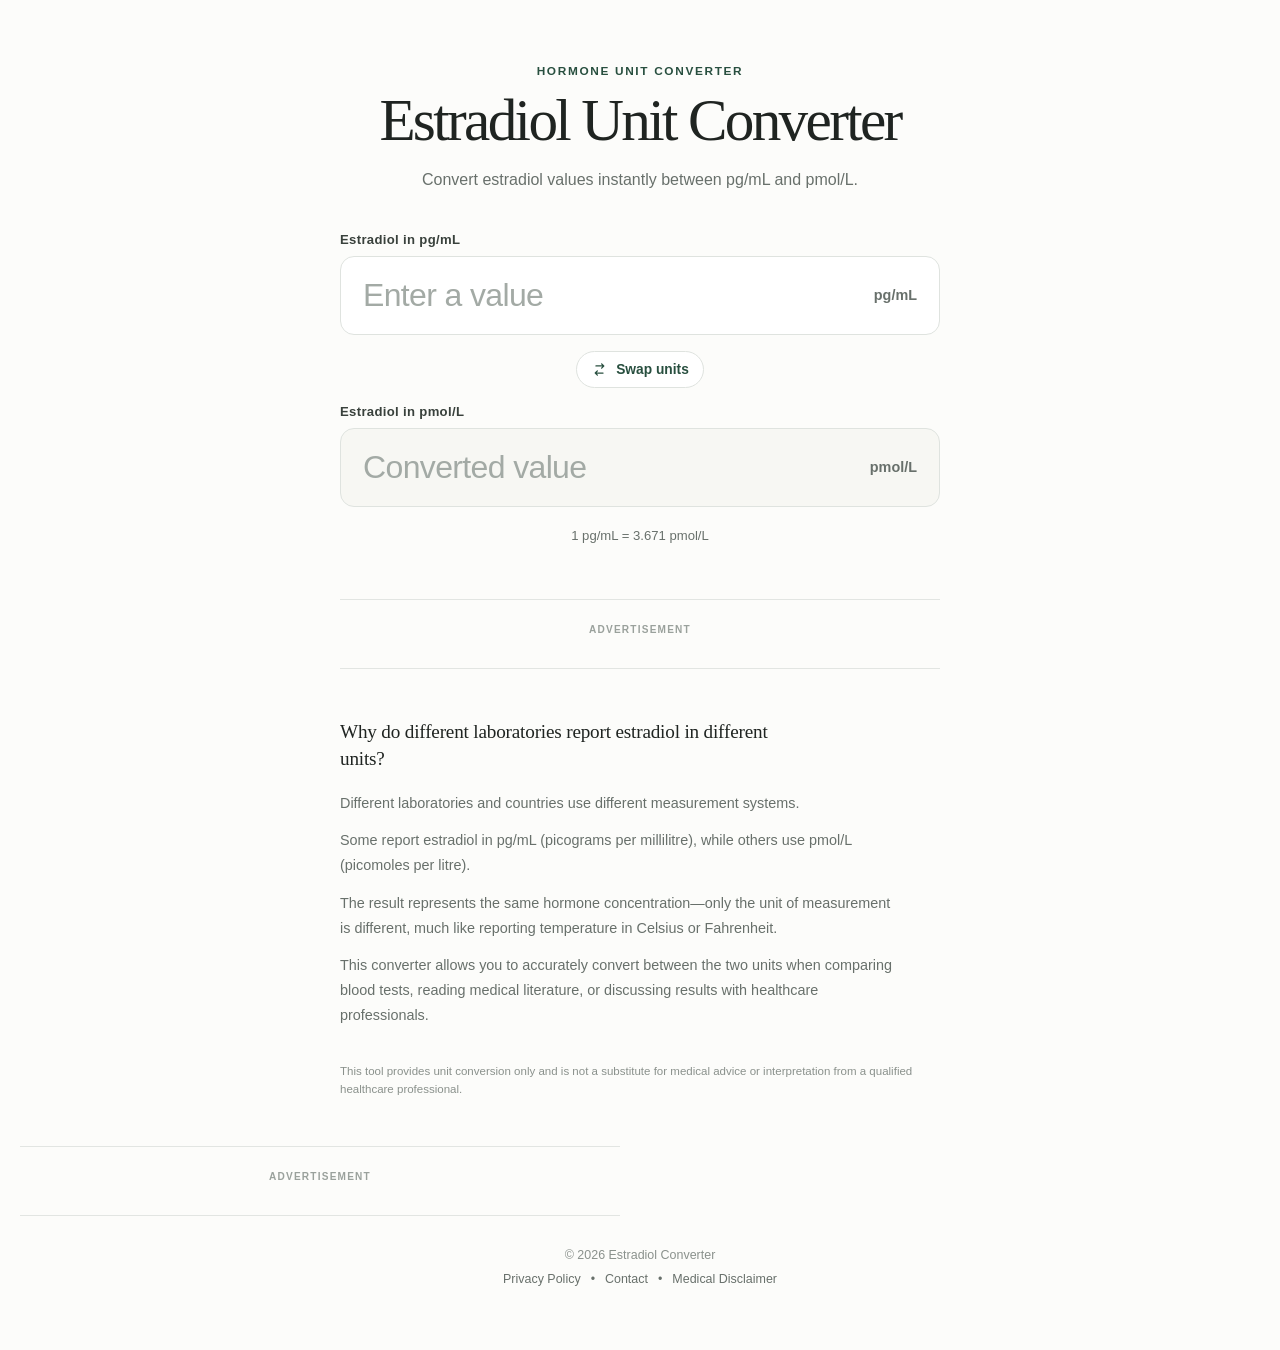
<file: index.html>
<!DOCTYPE html>
<html lang="en">
<head>
  <meta charset="UTF-8">
  <meta name="viewport" content="width=device-width, initial-scale=1.0">

  <title>Estradiol Converter: pg/mL to pmol/L Calculator</title>
  <meta
    name="description"
    content="Instantly convert estradiol between pg/mL and pmol/L with a free, accurate calculator. Compare laboratory results and understand estradiol units."
  >
  <meta name="robots" content="index, follow, max-image-preview:large">
  <meta name="referrer" content="strict-origin-when-cross-origin">
  <meta name="theme-color" content="#fcfcfa">

  <link rel="canonical" href="https://estradiolconverter.com/">
  <link rel="alternate" hreflang="en" href="https://estradiolconverter.com/">
  <link rel="alternate" hreflang="x-default" href="https://estradiolconverter.com/">

  <meta property="og:type" content="website">
  <meta property="og:site_name" content="Estradiol Converter">
  <meta property="og:locale" content="en_US">
  <meta property="og:title" content="Estradiol Converter: pg/mL to pmol/L Calculator">
  <meta
    property="og:description"
    content="Instantly convert estradiol between pg/mL and pmol/L with a free, accurate calculator."
  >
  <meta property="og:url" content="https://estradiolconverter.com/">

  <meta name="twitter:card" content="summary">
  <meta name="twitter:title" content="Estradiol Converter: pg/mL to pmol/L Calculator">
  <meta
    name="twitter:description"
    content="Instantly convert estradiol between pg/mL and pmol/L with a free, accurate calculator."
  >

  <script type="application/ld+json">
  {
    "@context": "https://schema.org",
    "@graph": [
      {
        "@type": "WebSite",
        "@id": "https://estradiolconverter.com/#website",
        "url": "https://estradiolconverter.com/",
        "name": "Estradiol Converter",
        "description": "A free online estradiol unit conversion calculator.",
        "inLanguage": "en"
      },
      {
        "@type": "WebApplication",
        "@id": "https://estradiolconverter.com/#application",
        "url": "https://estradiolconverter.com/",
        "name": "Estradiol Converter",
        "description": "Instantly converts estradiol values between pg/mL and pmol/L.",
        "applicationCategory": "HealthApplication",
        "applicationSubCategory": "Medical calculator",
        "operatingSystem": "Any",
        "browserRequirements": "Requires JavaScript",
        "isAccessibleForFree": true,
        "featureList": [
          "Convert estradiol from pg/mL to pmol/L",
          "Convert estradiol from pmol/L to pg/mL",
          "Live conversion as values are entered"
        ],
        "offers": {
          "@type": "Offer",
          "price": "0",
          "priceCurrency": "USD"
        },
        "isPartOf": {
          "@id": "https://estradiolconverter.com/#website"
        },
        "inLanguage": "en"
      }
    ]
  }
  </script>

  <link rel="stylesheet" href="style.css?v=2">
  <link rel="icon" type="image/png" href="/favicon.png">
  <script async src="https://pagead2.googlesyndication.com/pagead/js/adsbygoogle.js?client=ca-pub-3431487744722498"
     crossorigin="anonymous"></script>
</head>
<body>
  <main class="page-shell">
    <article class="converter" aria-labelledby="page-title">
      <header class="converter__header">
        <p class="eyebrow">Hormone unit converter</p>
        <h1 id="page-title">Estradiol Unit Converter</h1>
        <p class="intro">Convert estradiol values instantly between pg/mL and pmol/L.</p>
      </header>

      <section class="converter__fields" aria-label="Estradiol conversion calculator">
        <label class="field">
          <span class="field__label" id="from-label">Estradiol in pg/mL</span>
          <span class="field__control">
            <input
              id="from-value"
              type="text"
              inputmode="decimal"
              autocomplete="off"
              placeholder="Enter a value"
              aria-describedby="conversion-note"
            >
            <span class="field__unit" id="from-unit">pg/mL</span>
          </span>
        </label>

        <button class="swap-button" id="swap-button" type="button" aria-label="Swap conversion direction">
          <svg viewBox="0 0 24 24" aria-hidden="true">
            <path d="M7 7h11m0 0-3-3m3 3-3 3M17 17H6m0 0 3 3m-3-3 3-3"/>
          </svg>
          <span>Swap units</span>
        </button>

        <label class="field">
          <span class="field__label" id="to-label">Estradiol in pmol/L</span>
          <span class="field__control field__control--result">
            <input
              id="to-value"
              type="text"
              inputmode="decimal"
              autocomplete="off"
              placeholder="Converted value"
              aria-live="polite"
            >
            <span class="field__unit" id="to-unit">pmol/L</span>
          </span>
        </label>
      </section>

      <p class="conversion-note" id="conversion-note">
        1 pg/mL = 3.671 pmol/L
      </p>

      <aside class="ad-slot" aria-label="Advertisement">
        <span class="ad-slot__label">Advertisement</span>

        
<!-- Horizontal Banner Ad -->
<ins class="adsbygoogle"
     style="display:block"
     data-ad-client="ca-pub-3431487744722498"
     data-ad-slot="7957475089"
     data-ad-format="auto"
     data-full-width-responsive="false"></ins>
<script>
     (adsbygoogle = window.adsbygoogle || []).push({});
</script>
      </aside>

      <section class="explainer" aria-labelledby="explainer-title">
        <h2 id="explainer-title">Why do different laboratories report estradiol in different units?</h2>

        <p>Different laboratories and countries use different measurement systems.</p>

        <p>Some report estradiol in pg/mL (picograms per millilitre), while others use pmol/L (picomoles per litre).</p>

        <p>The result represents the same hormone concentration—only the unit of measurement is different, much like reporting temperature in Celsius or Fahrenheit.</p>

        <p>This converter allows you to accurately convert between the two units when comparing blood tests, reading medical literature, or discussing results with healthcare professionals.</p>
      </section>

      <p class="disclaimer" id="disclaimer">
        This tool provides unit conversion only and is not a substitute for medical advice or interpretation from a qualified healthcare professional.
      </p>
    </article>
  
    <aside class="ad-slot ad-slot--footer" aria-label="Advertisement">
      <span class="ad-slot__label">Advertisement</span>
      <!-- Horizontal Banner Ad -->
      <ins class="adsbygoogle"
           style="display:block"
           data-ad-client="ca-pub-3431487744722498"
           data-ad-slot="7957475089"
           data-ad-format="auto"
           data-full-width-responsive="false"></ins>
      <script>
        (adsbygoogle = window.adsbygoogle || []).push({});
      </script>
    </aside>

    <footer class="site-footer">
      <p>&copy; 2026 Estradiol Converter</p>
      <nav aria-label="Footer">
        <a href="privacy.html">Privacy Policy</a>
        <span>&bull;</span>
        <a href="mailto:admin@estradiolconverter.com">Contact</a>
        <span>&bull;</span>
        <a href="#disclaimer">Medical Disclaimer</a>
      </nav>
    </footer>
  </main>


  <script src="script.js"></script>
</body>
</html>
</file>
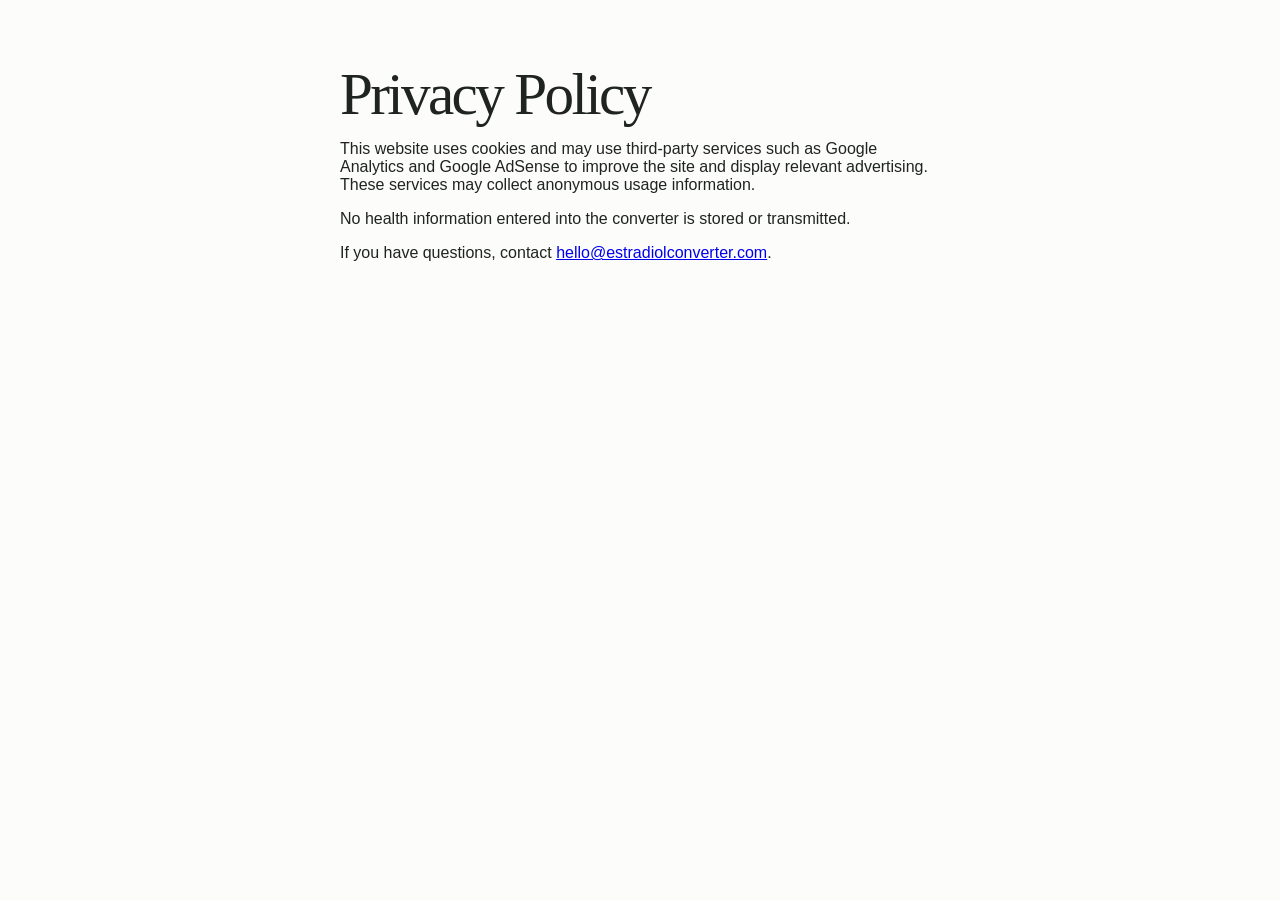
<file: privacy.html>
<!DOCTYPE html>
<html lang="en">
<head>
<meta charset="UTF-8">
<meta name="viewport" content="width=device-width, initial-scale=1.0">
<title>Privacy Policy | Estradiol Converter</title>
<link rel="stylesheet" href="style.css">
</head>
<body>
<main class="page-shell">
<article class="converter">
<h1>Privacy Policy</h1>
<p>This website uses cookies and may use third-party services such as Google Analytics and Google AdSense to improve the site and display relevant advertising. These services may collect anonymous usage information.</p>
<p>No health information entered into the converter is stored or transmitted.</p>
<p>If you have questions, contact <a href="mailto:admin@estradiolconverter.com">hello@estradiolconverter.com</a>.</p>
</article>
</main>
</body>
</html>
</file>
<file: style.css>
:root {
  color-scheme: light;
  --background: #fcfcfa;
  --surface: #ffffff;
  --surface-soft: #f7f7f3;
  --text: #1f2421;
  --muted: #68706b;
  --border: #dfe3df;
  --border-strong: #b9c1bb;
  --accent: #284f3f;
  --accent-soft: #edf3ef;
  --radius: 14px;
}

* {
  box-sizing: border-box;
}

html {
  font-family: Inter, ui-sans-serif, -apple-system, BlinkMacSystemFont, "Segoe UI", sans-serif;
  background: var(--background);
  color: var(--text);
}

body {
  margin: 0;
  min-width: 320px;
  min-height: 100vh;
  overflow-x: hidden;
  background: var(--background);
}

button,
input {
  font: inherit;
}

.page-shell {
  min-height: 100vh;
  width: 100%;
  padding: 64px 20px;
}

.converter,
.site-footer,
.ad-slot--footer {
  width: 100%;
  max-width: 600px;
  margin-left: auto;
  margin-right: auto;
}

.converter {
  min-width: 0;
}

.converter__header {
  margin-bottom: 38px;
  text-align: center;
}

.eyebrow {
  margin: 0 0 12px;
  color: var(--accent);
  font-size: 0.74rem;
  font-weight: 700;
  letter-spacing: 0.14em;
  text-transform: uppercase;
}

h1,
.explainer h2 {
  font-family: Georgia, "Times New Roman", Times, serif;
}

h1 {
  margin: 0;
  font-size: clamp(2.15rem, 7vw, 3.7rem);
  font-weight: 500;
  line-height: 1.02;
  letter-spacing: -0.045em;
}

.intro {
  max-width: 450px;
  margin: 17px auto 0;
  color: var(--muted);
  font-size: 1rem;
  line-height: 1.65;
}

.converter__fields {
  display: grid;
  gap: 16px;
}

.field {
  display: grid;
  gap: 9px;
}

.field__label {
  color: #39413c;
  font-size: 0.82rem;
  font-weight: 700;
  letter-spacing: 0.025em;
}

.field__control {
  display: flex;
  align-items: center;
  min-height: 76px;
  overflow: hidden;
  border: 1px solid var(--border);
  border-radius: var(--radius);
  background: var(--surface);
  transition: border-color 160ms ease, box-shadow 160ms ease, background 160ms ease;
}

.field__control:hover {
  border-color: var(--border-strong);
}

.field__control:focus-within {
  border-color: var(--accent);
  box-shadow: 0 0 0 3px rgba(40, 79, 63, 0.1);
}

.field__control--result {
  background: var(--surface-soft);
}

.field input {
  width: 100%;
  min-width: 0;
  border: 0;
  outline: 0;
  background: transparent;
  padding: 20px 18px 20px 22px;
  color: var(--text);
  font-size: clamp(1.55rem, 5vw, 2rem);
  font-variant-numeric: tabular-nums;
  font-weight: 520;
  letter-spacing: -0.02em;
}

.field input::placeholder {
  color: #a3aaa5;
  font-weight: 400;
}

.field__unit {
  flex: 0 0 auto;
  padding-right: 22px;
  color: var(--muted);
  font-size: 0.9rem;
  font-weight: 700;
}

.swap-button {
  justify-self: center;
  display: inline-flex;
  align-items: center;
  gap: 8px;
  border: 1px solid var(--border);
  border-radius: 999px;
  background: var(--surface);
  padding: 9px 14px;
  color: var(--accent);
  cursor: pointer;
  transition: background 160ms ease, border-color 160ms ease, transform 160ms ease;
}

.swap-button:hover {
  background: var(--accent-soft);
  border-color: #cfd9d2;
}

.swap-button:active {
  transform: scale(0.98);
}

.swap-button:focus-visible {
  outline: 3px solid rgba(40, 79, 63, 0.15);
  outline-offset: 3px;
}

.swap-button svg {
  width: 17px;
  height: 17px;
  fill: none;
  stroke: currentColor;
  stroke-width: 1.8;
  stroke-linecap: round;
  stroke-linejoin: round;
}

.swap-button span {
  font-size: 0.86rem;
  font-weight: 700;
}

.conversion-note {
  margin: 21px 0 0;
  color: var(--muted);
  text-align: center;
  font-size: 0.82rem;
}

.ad-slot {
  width: min(100%, 600px);
  margin: 56px 0 0;
  padding: 24px 0;
  border-top: 1px solid #e2e5e2;
  border-bottom: 1px solid #e2e5e2;
  text-align: center;
}

.ad-slot__label {
  display: block;
  margin-bottom: 9px;
  color: #9aa19c;
  font-size: 0.63rem;
  font-weight: 700;
  letter-spacing: 0.12em;
  text-transform: uppercase;
}

.ad-slot--footer {
  margin-top: 48px;
}


.explainer {
  margin-top: 50px;
  padding-top: 0;
  border-top: 0;
}

.explainer h2 {
  max-width: 470px;
  margin: 0 0 18px;
  font-size: clamp(1rem, 2.6vw, 1.2rem);
  font-weight: 500;
  line-height: 1.4;
  letter-spacing: -0.01em;
}

.explainer p {
  max-width: 560px;
  margin: 0 0 13px;
  color: var(--muted);
  font-size: 0.9rem;
  line-height: 1.72;
}

.explainer p:last-child {
  margin-bottom: 0;
}

@media (max-width: 520px) {
  .page-shell {
    padding-top: 58px;
    padding-bottom: 46px;
  }

  .converter__header {
    margin-bottom: 30px;
  }

  .field__control {
    min-height: 70px;
  }

  .field input {
    padding-left: 18px;
    padding-right: 12px;
  }

  .field__unit {
    padding-right: 18px;
  }

  .ad-slot {
    margin-top: 46px;
  }

  .explainer {
    margin-top: 42px;
    padding-top: 28px;
  }
}


.disclaimer {
  margin: 34px 0 0;
  color: #8a918c;
  font-size: 0.72rem;
  line-height: 1.6;
}


.site-footer{
  margin-top:32px;
  padding-top:0;
  border-top:0;
  text-align:center;
}

.site-footer p{
  margin:0 0 10px;
  color:#8a918c;
  font-size:.78rem;
}

.site-footer nav{
  display:flex;
  justify-content:center;
  align-items:center;
  gap:10px;
  flex-wrap:wrap;
}

.site-footer a,
.site-footer span{
  color:#68706b;
  font-size:.78rem;
  text-decoration:none;
}

.site-footer a:hover{
  text-decoration:underline;
}
</file>
